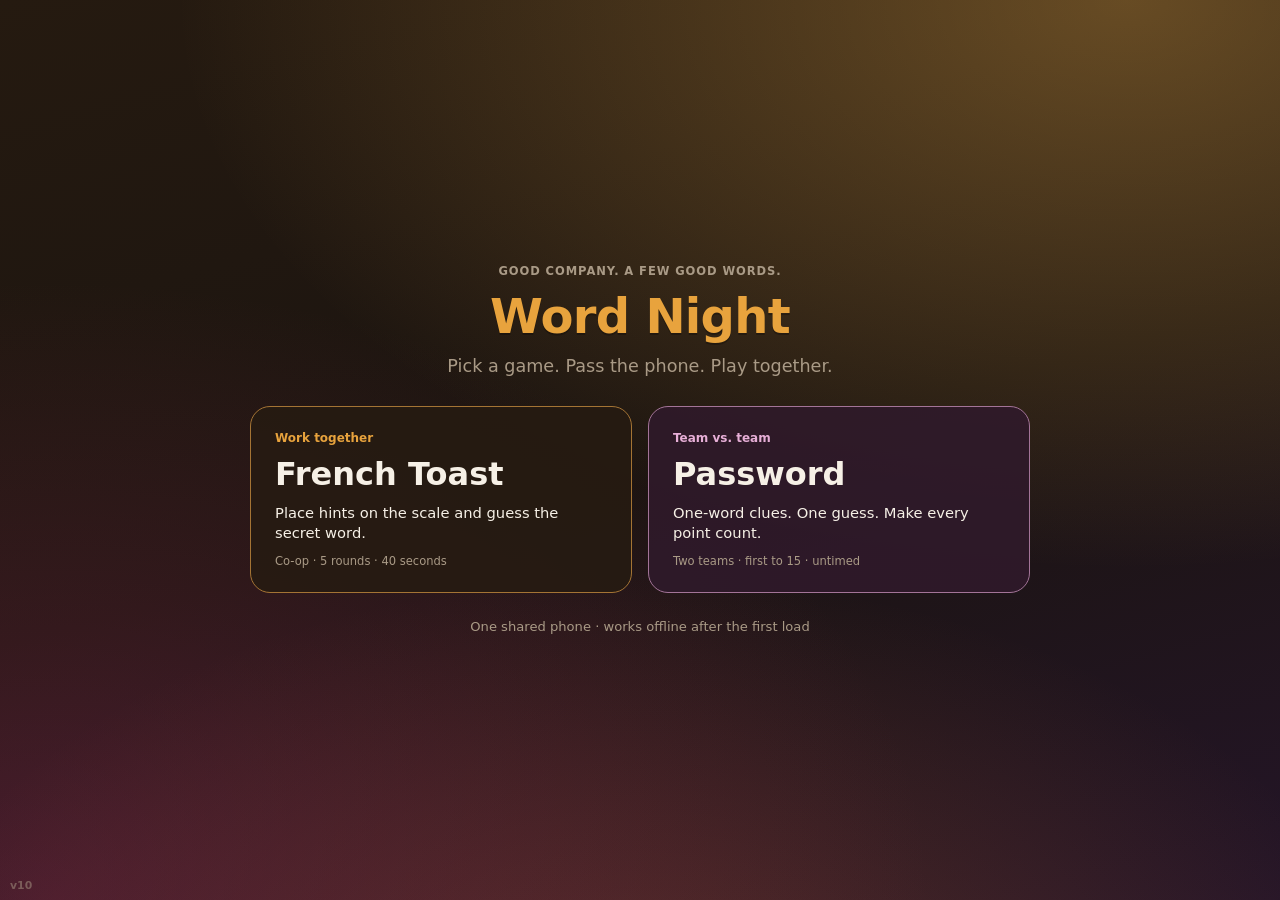
<file: index.html>
<!DOCTYPE html>
<html lang="en">
<head>
<meta charset="UTF-8" />
<meta name="viewport" content="width=device-width, initial-scale=1, maximum-scale=1, user-scalable=no, viewport-fit=cover" />
<meta name="theme-color" content="#1c1712" />
<meta name="apple-mobile-web-app-capable" content="yes" />
<meta name="apple-mobile-web-app-status-bar-style" content="black-translucent" />
<meta name="apple-mobile-web-app-title" content="Word Night" />
<title>Word Night</title>
<link rel="manifest" href="manifest.json" />
<link rel="apple-touch-icon" href="icons/apple-touch-icon.png" />
<link rel="icon" href="icons/favicon-32.png" />
<link rel="stylesheet" href="css/style.css" />
</head>
<body>

<!-- Rotate overlay: shown whenever the device is in portrait -->
<div id="rotate-overlay" class="rotate-overlay" hidden>
  <div class="rotate-icon">&#128241;</div>
  <p>Turn the phone sideways &mdash; the Hint Scale runs across the screen.</p>
</div>

<main id="app">

  <section id="screen-home" class="screen night-home">
    <p class="night-eyebrow">Good company. A few good words.</p>
    <h1 class="app-title">Word Night</h1>
    <p class="subtitle">Pick a game. Pass the phone. Play together.</p>
    <div class="night-games">
      <button id="btn-french-toast" class="night-card">
        <span class="night-card-tag">Work together</span>
        <span class="night-card-title">French Toast</span>
        <span class="night-card-copy">Place hints on the scale and guess the secret word.</span>
        <span class="night-card-meta">Co-op &middot; 5 rounds &middot; 40 seconds</span>
      </button>
      <a class="night-card night-card-password" href="password.html">
        <span class="night-card-tag">Team vs. team</span>
        <span class="night-card-title">Password</span>
        <span class="night-card-copy">One-word clues. One guess. Make every point count.</span>
        <span class="night-card-meta">Two teams &middot; first to 15 &middot; untimed</span>
      </a>
    </div>
    <p class="hint">One shared phone &middot; works offline after the first load</p>
  </section>

  <!-- SETUP -->
  <section id="screen-setup" class="screen" hidden>
    <button id="btn-home" class="night-back">&larr; Word Night</button>
    <h1 class="app-title">French&nbsp;Toast</h1>
    <p class="subtitle">Toastmaster &mdash; choose a word source</p>
    <div class="setup-decks">
      <button class="deck-btn" data-deck="basic" disabled>
        <span class="deck-name">Basic</span>
        <span class="deck-sub">everyday words</span>
      </button>
      <button class="deck-btn" data-deck="advanced" disabled>
        <span class="deck-name">Advanced</span>
        <span class="deck-sub">trickier words</span>
      </button>
      <button class="deck-btn" data-deck="custom" disabled>
        <span class="deck-name">Your own</span>
        <span class="deck-sub">type it in privately</span>
      </button>
    </div>
    <p class="hint">Co-op &middot; 5 rounds &middot; 40&#8202;s each &middot; one hint on the scale per round. You call &ldquo;warmer / colder&rdquo; out loud &mdash; the app just holds the pieces.</p>
    <div class="setup-foot">
      <button id="btn-multiscreen" class="link-btn">&#9707; Two screens <span class="beta">beta</span></button>
      <p id="setup-status" class="setup-status">Loading word bank&hellip;</p>
    </div>
  </section>

  <!-- GAME (one shared screen: group display + Toastmaster controls) -->
  <section id="screen-game" class="screen" hidden>

    <div class="group-display">
      <div class="round-indicator">Round <span id="round-num">1</span> of 5</div>
      <div id="timer" class="timer">40</div>
    </div>

    <div class="scale">
      <span class="scale-end scale-end-is">IS</span>
      <div class="scale-mid">
        <div class="scale-spectrum" aria-hidden="true"></div>
        <div class="scale-track" id="scale-track"><!-- slots injected by JS --></div>
      </div>
      <span class="scale-end scale-end-isnot">IS&nbsp;NOT</span>
      <span class="scale-seam" aria-hidden="true">Screen&nbsp;2&nbsp;&#9654;</span>
    </div>

    <!-- Host-only: compact view of positions 4-6 (the mirror's half) -->
    <div id="screen2-strip" class="screen2-strip" hidden>
      <span class="screen2-label">Screen&nbsp;2</span>
      <div class="scale-track scale-track--mini" id="scale-strip"></div>
    </div>

    <div id="tm-reminder" class="tm-reminder" hidden>
      <span>Announce &ldquo;French&nbsp;Toast&rdquo; aloud as the starting closest guess.</span>
      <button id="tm-reminder-dismiss" aria-label="Dismiss reminder">&times;</button>
    </div>

    <p id="tm-status" class="tm-status"></p>

    <div class="tm-controls">
      <button id="btn-peek" class="tm-btn">Peek word</button>
      <button id="btn-deal" class="tm-btn">Deal hints</button>
      <button id="btn-start" class="tm-btn tm-btn-go" disabled>Start 40s</button>
    </div>

    <!-- Its own row, away from Start, so a double-tap on Start can't hit it. -->
    <button id="btn-gotit" class="btn-gotit" hidden>They got it! &mdash; end the game</button>
  </section>

  <!-- MIRROR (second screen: display only, no controls) -->
  <section id="screen-mirror" class="screen" hidden>
    <div id="mirror-wait" class="mirror-wait">
      <div class="mirror-wait-icon">&#9707;</div>
      <p id="mirror-wait-text">Linked. Waiting for Screen&nbsp;1 to start&hellip;</p>
    </div>

    <div id="mirror-game" class="mirror-game" hidden>
      <div class="group-display">
        <div class="round-indicator">Round <span id="mirror-round">1</span> of 5</div>
        <div id="mirror-timer" class="timer">40</div>
      </div>
      <div class="scale scale--mirror">
        <span class="scale-seam scale-seam--left" aria-hidden="true">&#9664;&nbsp;Screen&nbsp;1</span>
        <div class="scale-mid">
          <div class="scale-spectrum scale-spectrum--right" aria-hidden="true"></div>
          <div class="scale-track" id="mirror-track"></div>
        </div>
        <span class="scale-end scale-end-isnot">IS&nbsp;NOT</span>
      </div>
    </div>

    <div id="mirror-end" class="mirror-end" hidden>
      <div class="end-emoji" id="mirror-end-emoji"></div>
      <h2 class="end-title" id="mirror-end-title"></h2>
    </div>
  </section>

  <!-- WIN -->
  <section id="screen-win" class="screen" hidden>
    <div class="end-emoji">&#127857;</div>
    <h2 class="end-title">They got it!</h2>
    <p id="win-detail" class="end-detail"></p>
    <button id="btn-win-reveal" class="btn-secondary" data-hold-reveal>Hold to show the word</button>
    <button id="btn-win-again" class="btn-primary">New game</button>
  </section>

  <!-- LOSS -->
  <section id="screen-loss" class="screen" hidden>
    <div class="end-emoji">&#9203;</div>
    <h2 class="end-title">Out of rounds</h2>
    <p class="end-detail">Five hints placed, no correct guess. The word was&hellip;</p>
    <button id="btn-loss-reveal" class="btn-secondary" data-hold-reveal>Hold to show the word</button>
    <button id="btn-loss-again" class="btn-primary">New game</button>
  </section>

</main>

<div id="version-badge" class="version-badge" aria-hidden="true"></div>
<button id="btn-quit" class="btn-quit" hidden>Quit</button>
<div id="link-pill" class="link-pill" hidden><span class="link-dot"></span><span id="link-pill-text">linked</span></div>

<!-- Shielded reveal: the secret word (press-and-hold) -->
<div id="peek-overlay" class="shield-overlay" hidden>
  <p class="shield-warn">Shield the screen</p>
  <div id="peek-word" class="shield-word"></div>
  <p class="shield-hint">Release to hide</p>
</div>

<!-- Shielded panel: custom word entry -->
<div id="custom-overlay" class="modal-overlay" hidden>
  <div class="modal-box">
    <h3 class="modal-title">Type your secret word</h3>
    <p class="modal-text">Keep it shielded from the group. A single noun works best.</p>
    <input id="custom-input" class="custom-input" type="text" autocomplete="off" autocapitalize="none" autocorrect="off" spellcheck="false" placeholder="secret word" />
    <button id="btn-custom-ok" class="btn-primary btn-modal">Use this word</button>
    <button id="btn-custom-cancel" class="btn-modal-cancel">Back</button>
  </div>
</div>

<!-- Shielded panel: hint deal -->
<div id="deal-overlay" class="modal-overlay" hidden>
  <div class="modal-box">
    <h3 class="modal-title">Keep one hint</h3>
    <p class="modal-text">Shield the screen. Tap the adjective you&rsquo;ll place &mdash; the other is discarded.</p>
    <div class="deal-choices">
      <button id="deal-a" class="deal-choice"></button>
      <button id="deal-b" class="deal-choice"></button>
    </div>
    <button id="btn-deal-cancel" class="btn-modal-cancel">Not yet &mdash; put them back</button>
  </div>
</div>

<!-- Multi-screen pairing -->
<div id="pair-overlay" class="modal-overlay" hidden>
  <div class="modal-box pair-box">

    <div id="pair-role" class="pair-step">
      <h3 class="modal-title">Two screens</h3>
      <p class="modal-text">Put the phones side by side. Both need to be on the <b>same Wi-Fi</b> (a personal hotspot counts).</p>
      <button id="pair-be-host" class="btn-primary btn-modal">This is the <b>left</b> screen<span class="modal-sub">Toastmaster &mdash; the controls live here</span></button>
      <button id="pair-be-mirror" class="btn-secondary btn-modal">This is the <b>right</b> screen<span class="modal-sub">a display for the group &mdash; no controls</span></button>
      <button id="pair-cancel" class="btn-modal-cancel">Cancel</button>
    </div>

    <div id="pair-show" class="pair-step" hidden>
      <h3 class="modal-title" id="pair-show-title">Show this to the other phone</h3>
      <p class="modal-text" id="pair-show-text">Hold it up to the other phone&rsquo;s camera.</p>
      <canvas id="pair-qr" class="pair-qr" width="440" height="440"></canvas>
      <button id="pair-show-next" class="btn-primary btn-modal">Next: scan their code</button>
      <button id="pair-abort" class="btn-modal-cancel">Cancel</button>
    </div>

    <div id="pair-scan" class="pair-step" hidden>
      <h3 class="modal-title" id="pair-scan-title">Scan the other phone</h3>
      <p class="modal-text" id="pair-scan-text">Point the camera at the code on the other screen.</p>
      <div class="pair-cam-wrap"><video id="pair-cam" class="pair-cam" playsinline muted></video></div>
      <p id="pair-scan-status" class="pair-scan-status">Starting camera&hellip;</p>
      <button id="pair-scan-abort" class="btn-modal-cancel">Cancel</button>
    </div>

    <div id="pair-linking" class="pair-step" hidden>
      <h3 class="modal-title">Linking&hellip;</h3>
      <p class="modal-text">Almost there.</p>
    </div>

  </div>
</div>

<script src="js/version.js"></script>
<script src="js/audio.js"></script>
<script src="js/data.js"></script>
<script src="js/scale.js"></script>
<script src="js/game.js"></script>
<script src="js/vendor/qrcode.js"></script>
<script src="js/vendor/jsQR.js"></script>
<script src="js/link.js"></script>
<script src="js/app.js"></script>
</body>
</html>
</file>
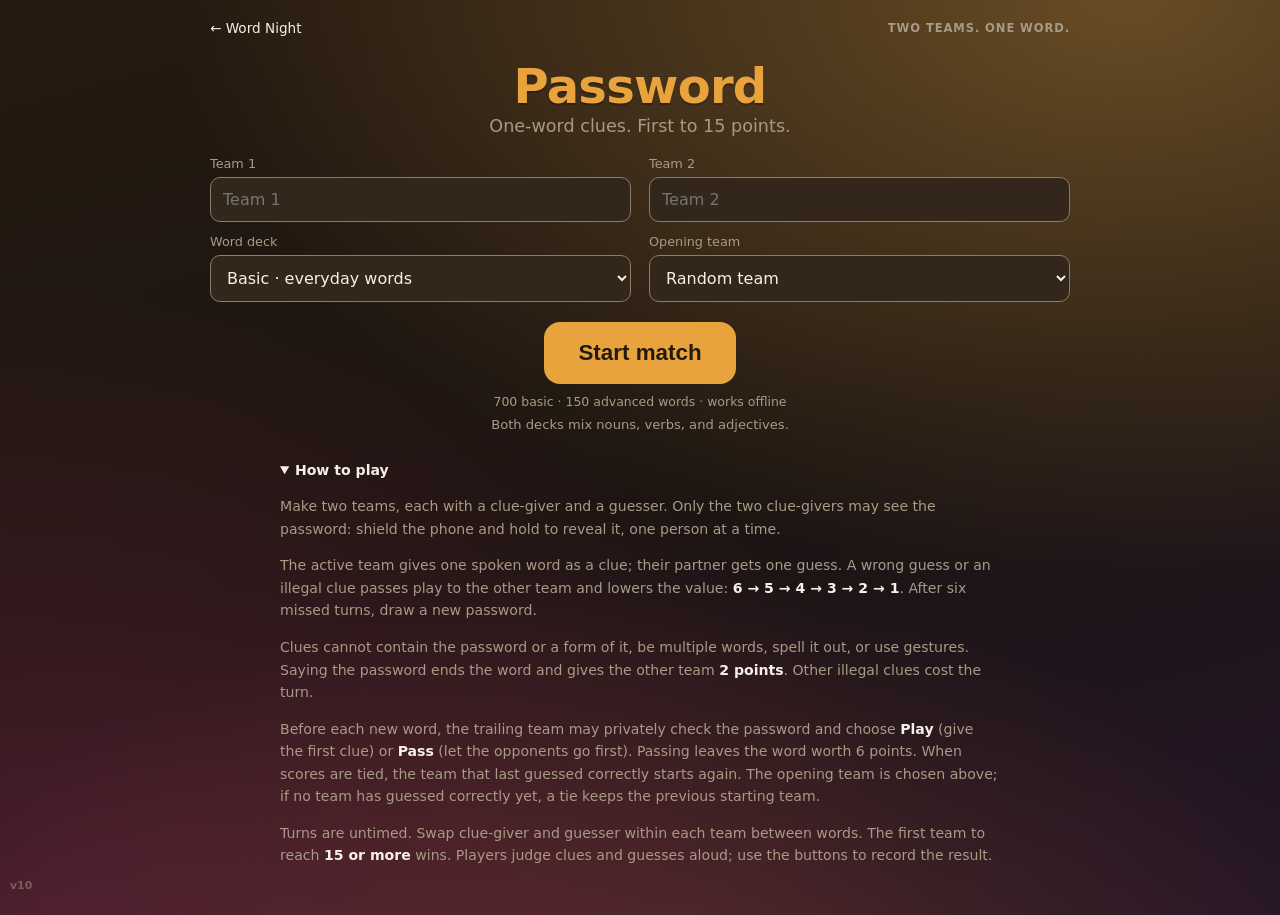
<file: password.html>
<!DOCTYPE html>
<html lang="en">
<head>
<meta charset="UTF-8" />
<meta name="viewport" content="width=device-width, initial-scale=1, viewport-fit=cover" />
<meta name="theme-color" content="#1c1712" />
<meta name="apple-mobile-web-app-capable" content="yes" />
<meta name="apple-mobile-web-app-status-bar-style" content="black-translucent" />
<meta name="apple-mobile-web-app-title" content="Word Night" />
<title>Password · Word Night</title>
<link rel="manifest" href="manifest.json" />
<link rel="apple-touch-icon" href="icons/apple-touch-icon.png" />
<link rel="icon" href="icons/favicon-32.png" />
<link rel="stylesheet" href="css/style.css" />
</head>
<body class="password-page">
<main id="password-app" class="password-shell">
  <header class="night-header">
    <a href="./index.html" class="night-back">&larr; Word Night</a>
    <span class="night-eyebrow">Two teams. One word.</span>
  </header>

  <section id="pw-setup" class="pw-panel">
    <h1 class="app-title">Password</h1>
    <p class="subtitle">One-word clues. First to 15 points.</p>
    <form id="pw-form">
      <div class="pw-fields">
        <label>Team 1<input id="pw-team-0" maxlength="24" placeholder="Team 1" autocomplete="off" /></label>
        <label>Team 2<input id="pw-team-1" maxlength="24" placeholder="Team 2" autocomplete="off" /></label>
        <label>Word deck<select id="pw-deck"><option value="basic">Basic · everyday words</option><option value="advanced">Advanced · trickier words</option></select></label>
        <label>Opening team<select id="pw-first"><option value="random">Random team</option><option value="0">Team 1</option><option value="1">Team 2</option></select></label>
      </div>
      <button id="pw-start" class="btn-primary" type="submit" disabled>Start match</button>
      <p id="pw-load-status" class="setup-status" role="status">Loading word bank…</p>
      <p class="hint">Both decks mix nouns, verbs, and adjectives.</p>
    </form>
    <details class="pw-rules" open>
      <summary>How to play</summary>
      <p>Make two teams, each with a clue-giver and a guesser. Only the two clue-givers may see the password: shield the phone and hold to reveal it, one person at a time.</p>
      <p>The active team gives one spoken word as a clue; their partner gets one guess. A wrong guess or an illegal clue passes play to the other team and lowers the value: <strong>6 → 5 → 4 → 3 → 2 → 1</strong>. After six missed turns, draw a new password.</p>
      <p>Clues cannot contain the password or a form of it, be multiple words, spell it out, or use gestures. Saying the password ends the word and gives the other team <strong>2 points</strong>. Other illegal clues cost the turn.</p>
      <p>Before each new word, the trailing team may privately check the password and choose <strong>Play</strong> (give the first clue) or <strong>Pass</strong> (let the opponents go first). Passing leaves the word worth 6 points. When scores are tied, the team that last guessed correctly starts again. The opening team is chosen above; if no team has guessed correctly yet, a tie keeps the previous starting team.</p>
      <p>Turns are untimed. Swap clue-giver and guesser within each team between words. The first team to reach <strong>15 or more</strong> wins. Players judge clues and guesses aloud; use the buttons to record the result.</p>
    </details>
  </section>

  <section id="pw-match" class="pw-panel" hidden>
    <div class="pw-match-heading"><h1>Password</h1><button id="pw-quit" class="night-back" type="button">Quit match</button></div>
    <div class="pw-scoreboard" aria-label="Match scores">
      <div id="pw-card-0" class="pw-score"><span id="pw-name-0"></span><strong id="pw-score-0">0</strong><small>points / 15</small></div>
      <div id="pw-card-1" class="pw-score"><span id="pw-name-1"></span><strong id="pw-score-1">0</strong><small>points / 15</small></div>
    </div>

    <div id="pw-live" aria-live="polite" aria-atomic="true">
      <p id="pw-word-number" class="night-eyebrow"></p>
      <h2 id="pw-turn"></h2>
      <p id="pw-value" class="pw-value"></p>
      <p id="pw-message" class="pw-message"></p>
    </div>

    <div id="pw-playing">
      <button id="pw-peek" class="btn-secondary pw-peek" type="button">Hold to show password</button>
      <p class="hint">Clue-givers only. Shield the screen from both guessers.</p>
      <div id="pw-choice" hidden>
        <div class="pw-actions">
          <button id="pw-play" class="btn-primary" type="button">Play · we go first</button>
          <button id="pw-pass" class="btn-secondary" type="button">Pass · they go first</button>
        </div>
        <p class="hint">Your choice. Either way, the word starts at 6 points.</p>
      </div>
      <div id="pw-turn-actions">
      <div class="pw-actions">
        <button id="pw-correct" class="btn-primary" type="button">Correct guess</button>
        <button id="pw-wrong" class="btn-secondary" type="button">Wrong guess</button>
      </div>
      <div class="pw-penalties">
        <button id="pw-illegal" type="button">Illegal clue · lose turn</button>
        <button id="pw-said" type="button">Said password · opponents +2</button>
      </div>
      </div>
    </div>

    <div id="pw-result" class="pw-result" hidden>
      <p class="hint">The password was</p>
      <p id="pw-answer" class="pw-answer"></p>
      <button id="pw-next" class="btn-primary" type="button">Next word</button>
      <button id="pw-again" class="btn-primary" type="button" hidden>Play again</button>
      <p id="pw-swap" class="hint">Both teams: swap clue-giver and guesser for the next word.</p>
    </div>
    <button id="pw-undo" class="pw-undo" type="button" disabled>Undo last action</button>
  </section>
</main>
<div id="pw-reveal" class="shield-overlay" hidden>
  <p class="shield-warn">Clue-givers only · shield the screen</p>
  <div id="pw-secret" class="shield-word"></div>
  <p class="shield-hint">Release to hide</p>
</div>
<div id="version-badge" class="version-badge" aria-hidden="true"></div>
<script src="js/version.js"></script>
<script src="js/password-data.js"></script>
<script src="js/password-game.js"></script>
<script src="js/password-app.js"></script>
</body>
</html>
</file>
<file: css/style.css>
:root {
  --bg: #1c1712;
  --bg-elevated: #33271c;
  --accent: #e8a33d;        /* syrup gold */
  --accent-2: #c8622d;      /* cinnamon */
  --text: #f6f0e6;
  --text-dim: #a99a86;
  --danger: #e8563d;
  --safe-green: #4bbf7b;
  --radius: 16px;

  /* Hint Scale slot tints, IS (0) -> IS NOT (5) */
  --slot-0: rgba(75, 191, 123, 0.40);
  --slot-1: rgba(146, 199, 92, 0.36);
  --slot-2: rgba(214, 199, 88, 0.34);
  --slot-3: rgba(226, 160, 68, 0.36);
  --slot-4: rgba(228, 116, 64, 0.38);
  --slot-5: rgba(230, 78, 66, 0.42);
}

* { box-sizing: border-box; -webkit-tap-highlight-color: transparent; }

html, body {
  margin: 0;
  padding: 0;
  width: 100%;
  height: 100%;
  overflow: hidden;
  /* Warm breakfast-sunrise wash: golden light, berry compote, cinnamon —
     deliberately more colourful and nothing like the Catchphrase app. */
  background:
    radial-gradient(135% 115% at 88% 0%, rgba(240, 176, 74, 0.34), transparent 55%),
    radial-gradient(125% 125% at 4% 100%, rgba(158, 46, 84, 0.34), transparent 55%),
    radial-gradient(100% 90% at 50% 118%, rgba(206, 100, 46, 0.30), transparent 60%),
    linear-gradient(165deg, #251a10 0%, #1b1410 52%, #241528 100%);
  background-attachment: fixed;
  color: var(--text);
  /* Rounded, friendly type — deliberately unlike the plain sans of the
     Catchphrase app; these are different games. */
  font-family: ui-rounded, "SF Pro Rounded", "Hiragino Maru Gothic ProN",
    "Nunito", "Quicksand", "Segoe UI", Roboto, system-ui, sans-serif;
  user-select: none;
  -webkit-user-select: none;
  touch-action: manipulation;
}

#app { width: 100%; height: 100%; height: 100dvh; }

.screen {
  width: 100%;
  height: 100%;
  display: flex;
  flex-direction: column;
  align-items: center;
  justify-content: center;
  /* Stay clear of notches / rounded corners in landscape (viewport-fit=cover). */
  padding: max(18px, env(safe-area-inset-top))
           max(18px, env(safe-area-inset-right))
           max(18px, env(safe-area-inset-bottom))
           max(18px, env(safe-area-inset-left));
  position: relative;
}

.screen[hidden] { display: none; }

/* ---------- Setup ---------- */
#screen-setup { gap: 4px; padding: 12px 18px; }

.app-title {
  font-size: clamp(1.9rem, 6vw, 3rem);
  font-weight: 800;
  margin: 0 0 2px;
  letter-spacing: -0.015em;
  color: var(--accent);
  text-shadow: 0 2px 0 rgba(0, 0, 0, 0.25);
}

.subtitle {
  color: var(--text-dim);
  font-size: clamp(0.85rem, 2vw, 1.1rem);
  margin: 0 0 10px;
  text-align: center;
}

.setup-decks {
  display: flex;
  gap: 14px;
  flex-wrap: wrap;
  justify-content: center;
  margin: 6px 0 12px;
}

.deck-btn {
  background: var(--bg-elevated);
  border: 2px solid var(--text-dim);
  border-radius: var(--radius);
  color: var(--text);
  padding: 20px 24px;
  min-width: 148px;
  display: flex;
  flex-direction: column;
  align-items: center;
  gap: 6px;
}

.deck-btn:active { border-color: var(--accent); background: #33281d; }

.deck-name { font-size: 1.3rem; font-weight: 800; }
.deck-sub { font-size: 0.78rem; color: var(--text-dim); }

.hint {
  color: var(--text-dim);
  font-size: 0.82rem;
  text-align: center;
  max-width: 520px;
  margin: 4px 0 0;
  line-height: 1.5;
}

.setup-status {
  color: var(--text-dim);
  font-size: 0.78rem;
  margin: 10px 0 0;
  min-height: 1em;
}

.setup-status.error { color: var(--danger); }

/* ---------- Game: group display ---------- */
#screen-game {
  justify-content: flex-start;
  gap: 10px;
  padding: max(10px, env(safe-area-inset-top))
           max(16px, env(safe-area-inset-right))
           max(12px, env(safe-area-inset-bottom))
           max(16px, env(safe-area-inset-left));
}

/* A little extra griddle-warmth right behind the Hint Scale. */
#screen-game::before {
  content: "";
  position: absolute;
  inset: 0;
  background: radial-gradient(115% 70% at 50% 42%, rgba(240, 178, 78, 0.12), transparent 62%);
  pointer-events: none;
}
#screen-game > * { position: relative; }

/* Round label pinned left, timer dead-centre so it never collides with
   the fixed Quit button in the top-right corner. */
.group-display {
  position: relative;
  width: 100%;
  min-height: 46px;
  display: flex;
  align-items: center;
  justify-content: center;
}

.round-indicator {
  position: absolute;
  left: 0;
  top: 50%;
  transform: translateY(-50%);
  font-size: clamp(0.9rem, 2.6vw, 1.35rem);
  font-weight: 700;
  color: var(--text-dim);
  letter-spacing: 0.03em;
}

.round-indicator span { color: var(--text); }

.timer {
  font-size: clamp(2.2rem, 8vw, 4rem);
  font-weight: 800;
  font-variant-numeric: tabular-nums;
  line-height: 1;
}

.timer.low { color: var(--danger); animation: timer-pulse 1s ease-in-out infinite; }

@keyframes timer-pulse {
  0%, 100% { transform: scale(1); opacity: 1; }
  50% { transform: scale(1.08); opacity: 0.75; }
}

/* ---------- Game: the Hint Scale (centerpiece) ---------- */
.scale {
  width: 100%;
  flex: 1;
  min-height: 0;
  display: flex;
  flex-direction: row;
  align-items: stretch;
  gap: 10px;
  /* A defined panel so the scale reads as one object on the busy page. */
  background: rgba(10, 7, 5, 0.66);
  border: 1px solid rgba(255, 255, 255, 0.2);
  border-radius: 20px;
  padding: 12px;
  box-shadow: inset 0 1px 0 rgba(255, 255, 255, 0.06), 0 12px 34px rgba(0, 0, 0, 0.45);
}

/* IS / IS NOT sit at the far left and right of the scale, vertically
   centred. The panel padding + the screen's safe-area padding keep them
   clear of a notch. */
.scale-end {
  flex: 0 0 auto;
  align-self: center;
  white-space: nowrap;
  font-weight: 800;
  font-size: clamp(0.95rem, 3vw, 1.6rem);
  letter-spacing: 0.03em;
  padding: 6px 14px;
  border-radius: 999px;
  line-height: 1.1;
}

.scale-end-is { color: #06210f; background: var(--safe-green); }
.scale-end-isnot { color: #2a0b06; background: var(--danger); }

.scale-mid {
  flex: 1;
  min-width: 0;
  display: flex;
  flex-direction: column;
  gap: 8px;
}

/* Continuous IS -> IS NOT spectrum so the direction reads before any hint. */
.scale-spectrum {
  height: 9px;
  border-radius: 999px;
  background: linear-gradient(90deg,
    #4bbf7b 0%, #9ec95c 22%, #d8c85a 44%, #e6a343 66%, #e57a42 84%, #e5493e 100%);
  box-shadow: inset 0 0 0 1px rgba(0, 0, 0, 0.25);
}

.scale-track {
  flex: 1;
  min-height: 0;
  display: grid;
  grid-template-columns: repeat(6, 1fr);
  gap: 8px;
}

.slot {
  position: relative;
  border-radius: 14px;
  border: 2px dashed rgba(255, 255, 255, 0.28);
  background: rgba(18, 13, 9, 0.5);
  display: flex;
  flex-direction: column;
  align-items: center;
  justify-content: center;
  gap: 5px;
  padding: 8px 6px;
  overflow: hidden;
  text-align: center;
}

.slot::before {
  content: "";
  position: absolute;
  inset: 0;
  background: var(--slot-tint, transparent);
  pointer-events: none;
}

.slot:nth-child(1) { --slot-tint: var(--slot-0); }
.slot:nth-child(2) { --slot-tint: var(--slot-1); }
.slot:nth-child(3) { --slot-tint: var(--slot-2); }
.slot:nth-child(4) { --slot-tint: var(--slot-3); }
.slot:nth-child(5) { --slot-tint: var(--slot-4); }
.slot:nth-child(6) { --slot-tint: var(--slot-5); }

.slot.filled {
  border-style: solid;
  border-color: var(--accent);
  box-shadow: 0 4px 14px rgba(0, 0, 0, 0.4);
}

.slot-chip {
  position: relative;
  display: block;
  min-width: 0;
  max-width: 100%;
  text-align: center;
  font-weight: 800;
  line-height: 1.14;
  color: var(--text);
  background: rgba(0, 0, 0, 0.42);
  border-radius: 9px;
  padding: 5px 8px;
  text-shadow: 0 1px 2px rgba(0, 0, 0, 0.6);
  /* font-size is set by fitSlotChips() in app.js */
  overflow-wrap: anywhere;
  word-break: break-word;
  hyphens: none;
}

/* When a hint is "in hand", every position invites a tap (any position can
   hold any number of hints). */
.scale-track.placing .slot {
  border-color: var(--accent);
  border-style: solid;
  animation: slot-glow 1.1s ease-in-out infinite;
  cursor: pointer;
}

@keyframes slot-glow {
  0%, 100% { box-shadow: 0 0 0 0 rgba(232, 163, 61, 0.0); }
  50% { box-shadow: 0 0 0 3px rgba(232, 163, 61, 0.5); }
}

@media (prefers-reduced-motion: reduce) {
  .timer.low, .scale-track.placing .slot { animation: none; }
}

/* ---------- Game: Toastmaster strip ---------- */
.tm-reminder {
  width: 100%;
  max-width: 620px;
  background: rgba(232, 163, 61, 0.14);
  border: 1px solid rgba(232, 163, 61, 0.4);
  color: var(--text);
  border-radius: 12px;
  padding: 8px 12px;
  font-size: 0.82rem;
  display: flex;
  align-items: center;
  gap: 10px;
  justify-content: space-between;
}

.tm-reminder[hidden] { display: none; }

.tm-reminder button {
  background: none;
  border: none;
  color: var(--text-dim);
  font-size: 1.1rem;
  line-height: 1;
  padding: 2px 6px;
}

.tm-status {
  width: 100%;
  text-align: center;
  color: var(--text-dim);
  font-size: 0.85rem;
  min-height: 1.1em;
  margin: 0;
}

.tm-status strong { color: var(--accent); }

.tm-controls {
  width: 100%;
  display: flex;
  gap: 10px;
}

.tm-btn {
  flex: 1;
  background: var(--bg-elevated);
  color: var(--text);
  border: 2px solid var(--text-dim);
  border-radius: 14px;
  font-weight: 700;
  font-size: clamp(0.85rem, 2.3vw, 1.15rem);
  padding: 14px 6px;
  min-height: 54px;
}

.tm-btn:active { filter: brightness(1.25); }
.tm-btn:disabled { opacity: 0.28; filter: grayscale(0.45); }
.tm-btn[hidden] { display: none; }

.tm-btn-go { background: var(--accent); border-color: var(--accent); color: #241a0c; }

/* "They got it!" — its own full-width row, well clear of the Start button,
   so a stray second tap after Start lands on nothing. It also arms with a
   short delay after the round begins (JS), shown here as the disabled look. */
.btn-gotit {
  width: 100%;
  margin-top: 4px;
  background: var(--safe-green);
  border: 2px solid var(--safe-green);
  color: #08210f;
  border-radius: 14px;
  font-weight: 800;
  font-size: clamp(0.95rem, 2.6vw, 1.3rem);
  padding: 16px 10px;
  min-height: 58px;
}
.btn-gotit:active { filter: brightness(0.9); }
.btn-gotit[hidden] { display: none; }
.btn-gotit:disabled {
  background: var(--bg-elevated);
  border-color: var(--text-dim);
  color: var(--text-dim);
  opacity: 0.6;
}

/* ---------- End screens ---------- */
.end-emoji { font-size: 3.6rem; margin-bottom: 6px; }

.end-title {
  font-size: clamp(1.8rem, 5vw, 2.6rem);
  margin: 4px 0 8px;
  text-align: center;
}

.end-detail {
  color: var(--text-dim);
  max-width: 440px;
  text-align: center;
  margin: 0 0 18px;
  line-height: 1.5;
}

/* ---------- Shared buttons ---------- */
.btn-primary {
  background: var(--accent);
  color: #241a0c;
  border: none;
  border-radius: var(--radius);
  font-size: clamp(1.05rem, 2.5vw, 1.4rem);
  font-weight: 800;
  padding: 18px 34px;
  min-height: 60px;
}

.btn-primary:active { filter: brightness(0.88); }

.btn-secondary {
  background: var(--bg-elevated);
  color: var(--text);
  border: 2px solid var(--text-dim);
  border-radius: var(--radius);
  font-size: clamp(1rem, 2.3vw, 1.3rem);
  font-weight: 700;
  padding: 16px 28px;
  min-height: 56px;
  margin-bottom: 12px;
}

.btn-secondary:active { filter: brightness(1.2); }

/* ---------- Version badge / quit ---------- */
.version-badge {
  position: fixed;
  bottom: max(8px, env(safe-area-inset-bottom));
  left: max(10px, env(safe-area-inset-left));
  z-index: 500;
  color: var(--text-dim);
  font-size: 0.68rem;
  font-weight: 600;
  opacity: 0.5;
  pointer-events: none;
}

.btn-quit {
  position: fixed;
  top: max(10px, env(safe-area-inset-top));
  right: max(10px, env(safe-area-inset-right));
  z-index: 500;
  border: none;
  border-radius: 10px;
  background: var(--bg-elevated);
  color: var(--text-dim);
  font-size: 0.72rem;
  font-weight: 700;
  padding: 7px 12px;
}

.btn-quit:active { background: var(--danger); color: white; }
.btn-quit[hidden] { display: none; }
.btn-quit.armed { background: var(--danger); color: white; }

/* ---------- Shielded reveal ---------- */
.shield-overlay {
  position: fixed;
  inset: 0;
  z-index: 1200;
  background: var(--bg);
  display: flex;
  flex-direction: column;
  align-items: center;
  justify-content: center;
  padding: 24px;
  text-align: center;
}

.shield-overlay[hidden] { display: none; }

.shield-warn {
  color: var(--accent);
  font-weight: 800;
  letter-spacing: 0.08em;
  text-transform: uppercase;
  font-size: 0.85rem;
  margin: 0;
}

.shield-word {
  font-size: clamp(2.4rem, 12vw, 6rem);
  font-weight: 800;
  margin: 14px 0;
  line-height: 1.05;
  word-break: break-word;
}

.shield-hint { color: var(--text-dim); font-size: 0.85rem; margin: 0; }

/* ---------- Modals (custom word, hint deal) ---------- */
.modal-overlay {
  position: fixed;
  inset: 0;
  z-index: 900;
  background: rgba(0, 0, 0, 0.72);
  display: flex;
  align-items: center;
  justify-content: center;
  padding: 16px;
  overflow-y: auto;
}

.modal-overlay[hidden] { display: none; }

.modal-box {
  background: var(--bg-elevated);
  border-radius: var(--radius);
  padding: 22px;
  max-width: 440px;
  width: 100%;
  max-height: calc(100dvh - 24px);
  overflow-y: auto;
  display: flex;
  flex-direction: column;
  align-items: stretch;
  gap: 10px;
}

.modal-title { margin: 0; font-size: 1.25rem; text-align: center; }

.modal-text {
  margin: 0 0 4px;
  color: var(--text-dim);
  font-size: 0.88rem;
  text-align: center;
  line-height: 1.45;
}

.btn-modal { width: 100%; }

.btn-modal-cancel {
  background: none;
  border: none;
  color: var(--text-dim);
  font-size: 0.88rem;
  padding: 8px;
}

.custom-input {
  width: 100%;
  background: var(--bg);
  border: 2px solid var(--text-dim);
  border-radius: 12px;
  color: var(--text);
  font-size: 1.3rem;
  font-weight: 700;
  text-align: center;
  padding: 14px 12px;
}

.custom-input:focus { outline: none; border-color: var(--accent); }

.deal-choices { display: flex; flex-direction: column; gap: 10px; }

.deal-choice {
  background: var(--bg);
  border: 2px solid var(--accent);
  color: var(--text);
  border-radius: 14px;
  font-size: clamp(1.2rem, 4vw, 1.8rem);
  font-weight: 800;
  padding: 20px 16px;
}

.deal-choice:active { background: var(--accent); color: #241a0c; }

/* ---------- Rotate overlay ---------- */
.rotate-overlay {
  position: fixed;
  inset: 0;
  background: var(--bg);
  color: var(--text);
  display: flex;
  flex-direction: column;
  align-items: center;
  justify-content: center;
  z-index: 1000;
  text-align: center;
  padding: 24px;
}

.rotate-overlay[hidden] { display: none; }

.rotate-overlay p { max-width: 320px; color: var(--text-dim); }

.rotate-icon {
  font-size: 3.6rem;
  margin-bottom: 14px;
  animation: rotate-hint 1.6s ease-in-out infinite;
}

@keyframes rotate-hint {
  0%, 100% { transform: rotate(0deg); }
  50% { transform: rotate(-90deg); }
}

@media (prefers-reduced-motion: reduce) {
  .rotate-icon { animation: none; }
}

/* ---------- Short landscape phones ---------- */
@media (orientation: landscape) and (max-height: 430px) {
  #screen-game {
    gap: 6px;
    padding: max(6px, env(safe-area-inset-top))
             max(12px, env(safe-area-inset-right))
             max(8px, env(safe-area-inset-bottom))
             max(12px, env(safe-area-inset-left));
  }
  .timer { font-size: clamp(1.8rem, 7vw, 3rem); }
  .tm-btn { min-height: 46px; padding: 10px 4px; }
  .btn-gotit { min-height: 48px; padding: 12px 8px; margin-top: 2px; }
  .scale { padding: 8px; border-radius: 16px; gap: 7px; }
  .scale-spectrum { height: 7px; }
  .scale-end { font-size: clamp(0.85rem, 3vw, 1.3rem); padding: 4px 10px; }
  .tm-reminder { padding: 6px 10px; font-size: 0.76rem; }
  .btn-primary { min-height: 52px; padding: 14px 28px; }
  .btn-secondary { min-height: 48px; padding: 12px 22px; }

  .modal-box { padding: 16px; gap: 8px; }
  .modal-title { font-size: 1.1rem; }
  .modal-text { font-size: 0.8rem; }
  .custom-input { font-size: 1.1rem; padding: 10px; }
  .deal-choice { font-size: clamp(1.1rem, 4vw, 1.5rem); padding: 14px; }
  .end-emoji { font-size: 2.6rem; margin-bottom: 2px; }
  .end-title { font-size: clamp(1.5rem, 5vw, 2rem); margin: 2px 0 6px; }
  .end-detail { margin-bottom: 12px; }
}

/* ================================================================
   Multi-screen (beta): pair a second phone; the scale spans both.
   Solo play never sees any of this.
   ================================================================ */

.setup-foot {
  display: flex;
  flex-direction: column;
  align-items: center;
  gap: 4px;
  margin-top: 12px;
}

.link-btn {
  background: none;
  border: 1px solid var(--text-dim);
  color: var(--text-dim);
  border-radius: 999px;
  font-size: 0.8rem;
  font-weight: 700;
  padding: 7px 16px;
  display: inline-flex;
  align-items: center;
  gap: 7px;
}
.link-btn:active { border-color: var(--accent); color: var(--text); }
.link-btn .beta {
  font-size: 0.62rem;
  letter-spacing: 0.08em;
  text-transform: uppercase;
  background: var(--accent-2);
  color: #1c1712;
  border-radius: 4px;
  padding: 1px 5px;
}

/* connection pill (bottom-right, opposite the version badge) */
.link-pill {
  position: fixed;
  bottom: max(8px, env(safe-area-inset-bottom));
  right: max(10px, env(safe-area-inset-right));
  z-index: 500;
  display: inline-flex;
  align-items: center;
  gap: 6px;
  background: rgba(10, 7, 5, 0.8);
  border: 1px solid rgba(75, 191, 123, 0.5);
  color: var(--text-dim);
  font-size: 0.68rem;
  font-weight: 700;
  letter-spacing: 0.03em;
  padding: 4px 10px;
  border-radius: 999px;
}
.link-pill[hidden] { display: none; }
.link-pill .link-dot {
  width: 7px; height: 7px; border-radius: 50%;
  background: var(--safe-green);
}
.link-pill.down { border-color: rgba(232, 86, 61, 0.6); }
.link-pill.down .link-dot { background: var(--danger); }

/* seam markers at the inner edge of each half-scale */
.scale-seam {
  align-self: center;
  flex: 0 0 auto;
  font-size: 0.6rem;
  font-weight: 700;
  letter-spacing: 0.08em;
  text-transform: uppercase;
  color: var(--text-dim);
  writing-mode: vertical-rl;
  padding: 0 1px;
  display: none; /* shown only in multi-screen */
}
body.ms-host #screen-game .scale-seam { display: inline-block; }

/* Host: main scale = positions 1-3 only; "IS NOT" lives on Screen 2 */
body.ms-host #screen-game .scale-end-isnot { display: none; }
body.ms-host #scale-track { grid-template-columns: repeat(3, 1fr); }
body.ms-host #screen-game .scale-spectrum {
  background-size: 214% 100%;
  background-position: left center;
}

/* Host: the compact "Screen 2" strip (positions 4-6) */
.screen2-strip {
  width: 100%;
  display: flex;
  align-items: stretch;
  gap: 8px;
  background: rgba(10, 7, 5, 0.4);
  border: 1px dashed rgba(255, 255, 255, 0.16);
  border-radius: 12px;
  padding: 6px 10px;
}
.screen2-strip[hidden] { display: none; }
.screen2-label {
  align-self: center;
  font-size: 0.58rem;
  font-weight: 800;
  letter-spacing: 0.1em;
  text-transform: uppercase;
  color: var(--text-dim);
  flex: 0 0 auto;
}
.scale-track--mini {
  flex: 1;
  display: grid;
  grid-template-columns: repeat(3, 1fr);
  gap: 6px;
  min-height: 40px;
}
.scale-track--mini .slot { border-radius: 9px; padding: 3px; }
.scale-track--mini .slot-chip { padding: 2px 5px; border-radius: 5px; }
.scale-track--mini .slot:nth-child(1) { --slot-tint: var(--slot-3); }
.scale-track--mini .slot:nth-child(2) { --slot-tint: var(--slot-4); }
.scale-track--mini .slot:nth-child(3) { --slot-tint: var(--slot-5); }

/* ---- Mirror screen ---- */
#screen-mirror { justify-content: flex-start; gap: 10px; padding:
  max(10px, env(safe-area-inset-top))
  max(16px, env(safe-area-inset-right))
  max(12px, env(safe-area-inset-bottom))
  max(16px, env(safe-area-inset-left)); }

.mirror-wait, .mirror-end {
  flex: 1;
  display: flex;
  flex-direction: column;
  align-items: center;
  justify-content: center;
  text-align: center;
  gap: 12px;
}
.mirror-wait[hidden], .mirror-end[hidden], .mirror-game[hidden] { display: none; }
.mirror-wait-icon { font-size: 3rem; color: var(--accent); }
.mirror-wait p { color: var(--text-dim); max-width: 30ch; }

.mirror-game { width: 100%; flex: 1; display: flex; flex-direction: column; gap: 10px; min-height: 0; }

.scale--mirror .scale-track { grid-template-columns: repeat(3, 1fr); }
.scale--mirror .scale-spectrum--right {
  background-size: 214% 100%;
  background-position: right center;
}
.scale--mirror .scale-track .slot:nth-child(1) { --slot-tint: var(--slot-3); }
.scale--mirror .scale-track .slot:nth-child(2) { --slot-tint: var(--slot-4); }
.scale--mirror .scale-track .slot:nth-child(3) { --slot-tint: var(--slot-5); }

.scale-seam--left { writing-mode: vertical-lr; display: inline-block; }

/* ---- Pairing overlay ---- */
.pair-box { max-width: 460px; }
.pair-step { display: flex; flex-direction: column; gap: 12px; align-items: stretch; }
.pair-step[hidden] { display: none; }

.modal-sub {
  display: block;
  font-size: 0.72em;
  font-weight: 400;
  opacity: 0.85;
  margin-top: 3px;
}

.pair-qr {
  width: min(62vh, 300px);
  height: min(62vh, 300px);
  align-self: center;
  border-radius: 12px;
  background: #fff;
  image-rendering: pixelated;
}

.pair-cam-wrap {
  align-self: center;
  width: min(62vh, 300px);
  aspect-ratio: 1 / 1;
  border-radius: 12px;
  overflow: hidden;
  background: #000;
  border: 2px solid var(--accent);
}
.pair-cam { width: 100%; height: 100%; object-fit: cover; }
.pair-scan-status { text-align: center; color: var(--text-dim); font-size: 0.85rem; margin: 0; }

@media (orientation: landscape) and (max-height: 520px) {
  .pair-qr, .pair-cam-wrap { width: 46vh; height: auto; }
  .pair-cam-wrap { width: 46vh; }
}

/* Word Night: a shared front door, with each game's own play surface. */
.night-home { gap: 10px; overflow-y: auto; }
.night-eyebrow { color: var(--text-dim); font-size: .72rem; font-weight: 700; letter-spacing: .08em; text-transform: uppercase; margin: 0; }
.night-games { display: grid; grid-template-columns: repeat(2, minmax(0, 1fr)); gap: 16px; width: min(780px, 100%); margin: 10px 0; }
.night-card { display: flex; flex-direction: column; align-items: flex-start; gap: 10px; padding: 24px; background: rgba(38, 27, 18, .88); border: 1px solid #a47434; border-radius: 20px; color: var(--text); text-decoration: none; text-align: left; font: inherit; cursor: pointer; }
.night-card-password { border-color: #a37498; background: rgba(47, 26, 43, .88); }
.night-card:hover, .night-card:focus-visible { background: #49331f; }
.night-card-password:hover, .night-card-password:focus-visible { background: #482f44; }
.night-card-tag { color: var(--accent); font-size: .75rem; font-weight: 700; }
.night-card-password .night-card-tag { color: #e7afd7; }
.night-card-title { font-size: clamp(1.35rem, 3.5vw, 2rem); font-weight: 800; }
.night-card-copy { line-height: 1.4; font-size: .92rem; }
.night-card-meta { color: var(--text-dim); font-size: .72rem; margin-top: auto; }
.night-back { display: inline-block; color: var(--text); background: none; border: 0; padding: 8px 0; text-decoration: none; font: inherit; font-size: .85rem; cursor: pointer; }
#screen-setup > .night-back { position: absolute; top: max(8px, env(safe-area-inset-top)); left: max(18px, env(safe-area-inset-left)); }
button, a, select, input, summary { -webkit-tap-highlight-color: transparent; }
button:focus-visible, a:focus-visible, select:focus-visible, input:focus-visible, summary:focus-visible { outline: 3px solid var(--accent); outline-offset: 4px; }

/* Password scrolls on compact displays and supports either orientation. */
html:has(.password-page) { overflow: auto; height: auto; min-height: 100%; background: var(--bg); }
body.password-page { height: auto; min-height: 100dvh; overflow: auto; background-attachment: scroll; }
.password-shell { width: min(900px, 100%); margin: 0 auto; padding: max(12px, env(safe-area-inset-top)) max(20px, env(safe-area-inset-right)) max(34px, env(safe-area-inset-bottom)) max(20px, env(safe-area-inset-left)); }
.night-header { display: flex; align-items: center; justify-content: space-between; gap: 12px; margin-bottom: 14px; }
.pw-panel { text-align: center; }
.password-page [hidden] { display: none !important; }
.pw-fields { display: grid; grid-template-columns: 1fr 1fr; gap: 12px 18px; margin: 20px 0; text-align: left; }
.pw-fields label { display: flex; flex-direction: column; gap: 6px; color: var(--text-dim); font-size: .8rem; }
.pw-fields input, .pw-fields select { width: 100%; min-width: 0; color: var(--text); background: var(--bg-elevated); border: 1px solid #8c7c68; border-radius: 10px; padding: 12px; font: inherit; font-size: 16px; user-select: text; -webkit-user-select: text; }
.password-page button { cursor: pointer; touch-action: manipulation; }
.password-page button:disabled { opacity: .42; cursor: default; }
.pw-rules { text-align: left; max-width: 720px; margin: 24px auto 0; color: var(--text-dim); font-size: .88rem; line-height: 1.6; }
.pw-rules summary { color: var(--text); cursor: pointer; font-weight: 700; }
.pw-rules strong { color: var(--text); }
.pw-match-heading { display: flex; align-items: center; justify-content: space-between; }
.pw-match-heading h1 { margin: 0; font-size: 1.1rem; color: var(--accent); }
.pw-scoreboard { display: grid; grid-template-columns: 1fr 1fr; gap: 14px; margin: 12px 0 18px; }
.pw-score { display: flex; align-items: center; justify-content: center; flex-wrap: wrap; gap: 8px 14px; padding: 12px; border: 2px solid #655247; border-radius: 16px; background: rgba(35, 25, 22, .8); overflow-wrap: anywhere; }
.pw-score > span { font-weight: 700; }
.pw-score strong { font-size: 2.4rem; line-height: 1; font-variant-numeric: tabular-nums; }
.pw-score small { color: var(--text-dim); font-size: .7rem; }
.pw-score.active { border-color: var(--accent); background: rgba(113, 74, 22, .32); }
.pw-score.winner { border-color: var(--safe-green); }
#pw-turn { font-size: clamp(1.5rem, 4vw, 2rem); margin: 8px 0; overflow-wrap: anywhere; }
.pw-value { color: var(--accent); font-size: 1.1rem; font-weight: 800; margin: 0; }
.pw-message { color: var(--text-dim); font-size: .9rem; margin: 8px 0 14px; min-height: 1.3em; }
.pw-peek { margin-bottom: 0; width: min(400px, 100%); touch-action: none !important; }
.password-page .hint { margin: 6px auto; }
.pw-actions { display: grid; grid-template-columns: 1fr 1fr; gap: 12px; margin: 16px 0 10px; }
.pw-actions button { margin: 0; }
.pw-penalties { display: grid; grid-template-columns: 1fr 1fr; gap: 12px; }
.pw-penalties button { background: rgba(37, 24, 24, .85); color: #f2b9ac; border: 1px solid #a96555; border-radius: 12px; padding: 12px; font: inherit; font-size: .82rem; min-height: 46px; }
.pw-undo { color: var(--text-dim); background: none; border: none; font: inherit; font-size: .8rem; padding: 14px; margin-top: 8px; }
.pw-answer { font-size: clamp(1.7rem, 5vw, 2.7rem); font-weight: 800; margin: 6px 0 18px; overflow-wrap: anywhere; }
.pw-result { padding: 8px 0; }
#pw-reveal { pointer-events: none; }
@media (orientation: portrait) {
  .night-home { justify-content: flex-start; padding-top: max(50px, env(safe-area-inset-top)); }
  .night-games { grid-template-columns: 1fr; }
}
@media (max-height: 450px) and (orientation: landscape) {
  .night-home { gap: 4px; }
  .night-home .subtitle { margin-bottom: 0; }
  .night-home .app-title { font-size: 2rem; }
  .night-games { margin: 4px 0; }
  .night-card { padding: 16px 20px; gap: 7px; }
  .pw-scoreboard { margin: 8px 0; }
  .pw-score { padding: 8px; }
  .pw-score strong { font-size: 1.8rem; }
}
@media (max-width: 380px) {
  .night-header > .night-eyebrow { display: none; }
  .pw-fields { grid-template-columns: 1fr; }
  .pw-score { flex-direction: column; gap: 4px; }
}
@media (min-width: 640px) and (max-height: 500px) and (orientation: landscape) {
  .password-shell { padding-top: max(8px, env(safe-area-inset-top)); padding-bottom: max(22px, env(safe-area-inset-bottom)); }
  .night-header { margin-bottom: 6px; }
  #pw-match { display: grid; grid-template-columns: 1fr 1.2fr; gap: 0 22px; align-items: start; }
  .pw-match-heading { grid-column: 1 / -1; margin-bottom: 8px; }
  .pw-scoreboard, #pw-live, .pw-undo { grid-column: 1; }
  #pw-playing, #pw-result { grid-column: 2; grid-row: 2 / 5; }
  .pw-scoreboard { margin: 0 0 12px; gap: 8px; }
  .pw-score { gap: 5px 10px; }
  #pw-turn { font-size: 1.55rem; margin: 8px 0; }
  .pw-message { font-size: .82rem; margin-bottom: 0; }
  .pw-peek { font-size: 1rem; min-height: 48px; padding: 12px; }
  #pw-playing .hint { font-size: .72rem; }
  .pw-actions { margin: 10px 0; gap: 8px; }
  .pw-actions button { min-height: 48px; font-size: 1rem; padding: 12px 8px; }
  .pw-penalties { gap: 8px; }
  .pw-penalties button { font-size: .72rem; padding: 10px 8px; }
  .pw-undo { margin-top: 8px; padding: 10px; }
}
</file>
